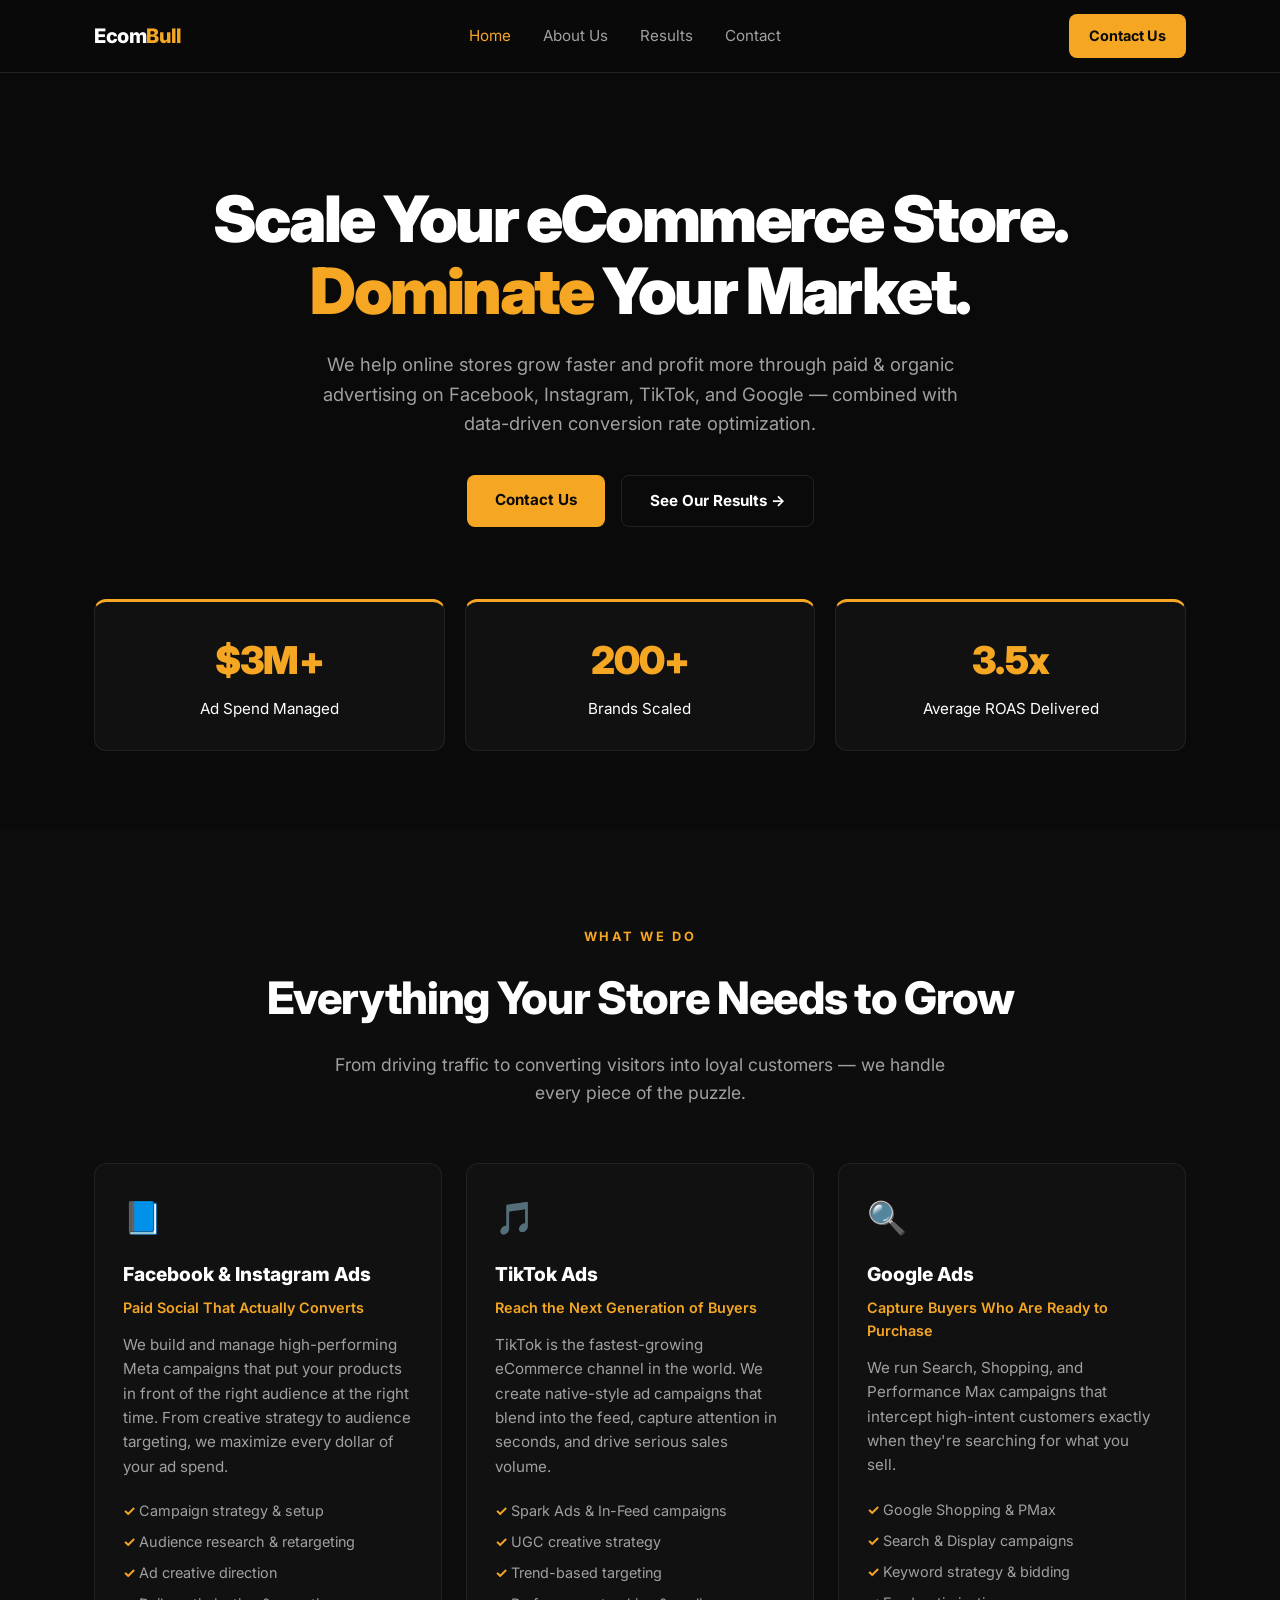
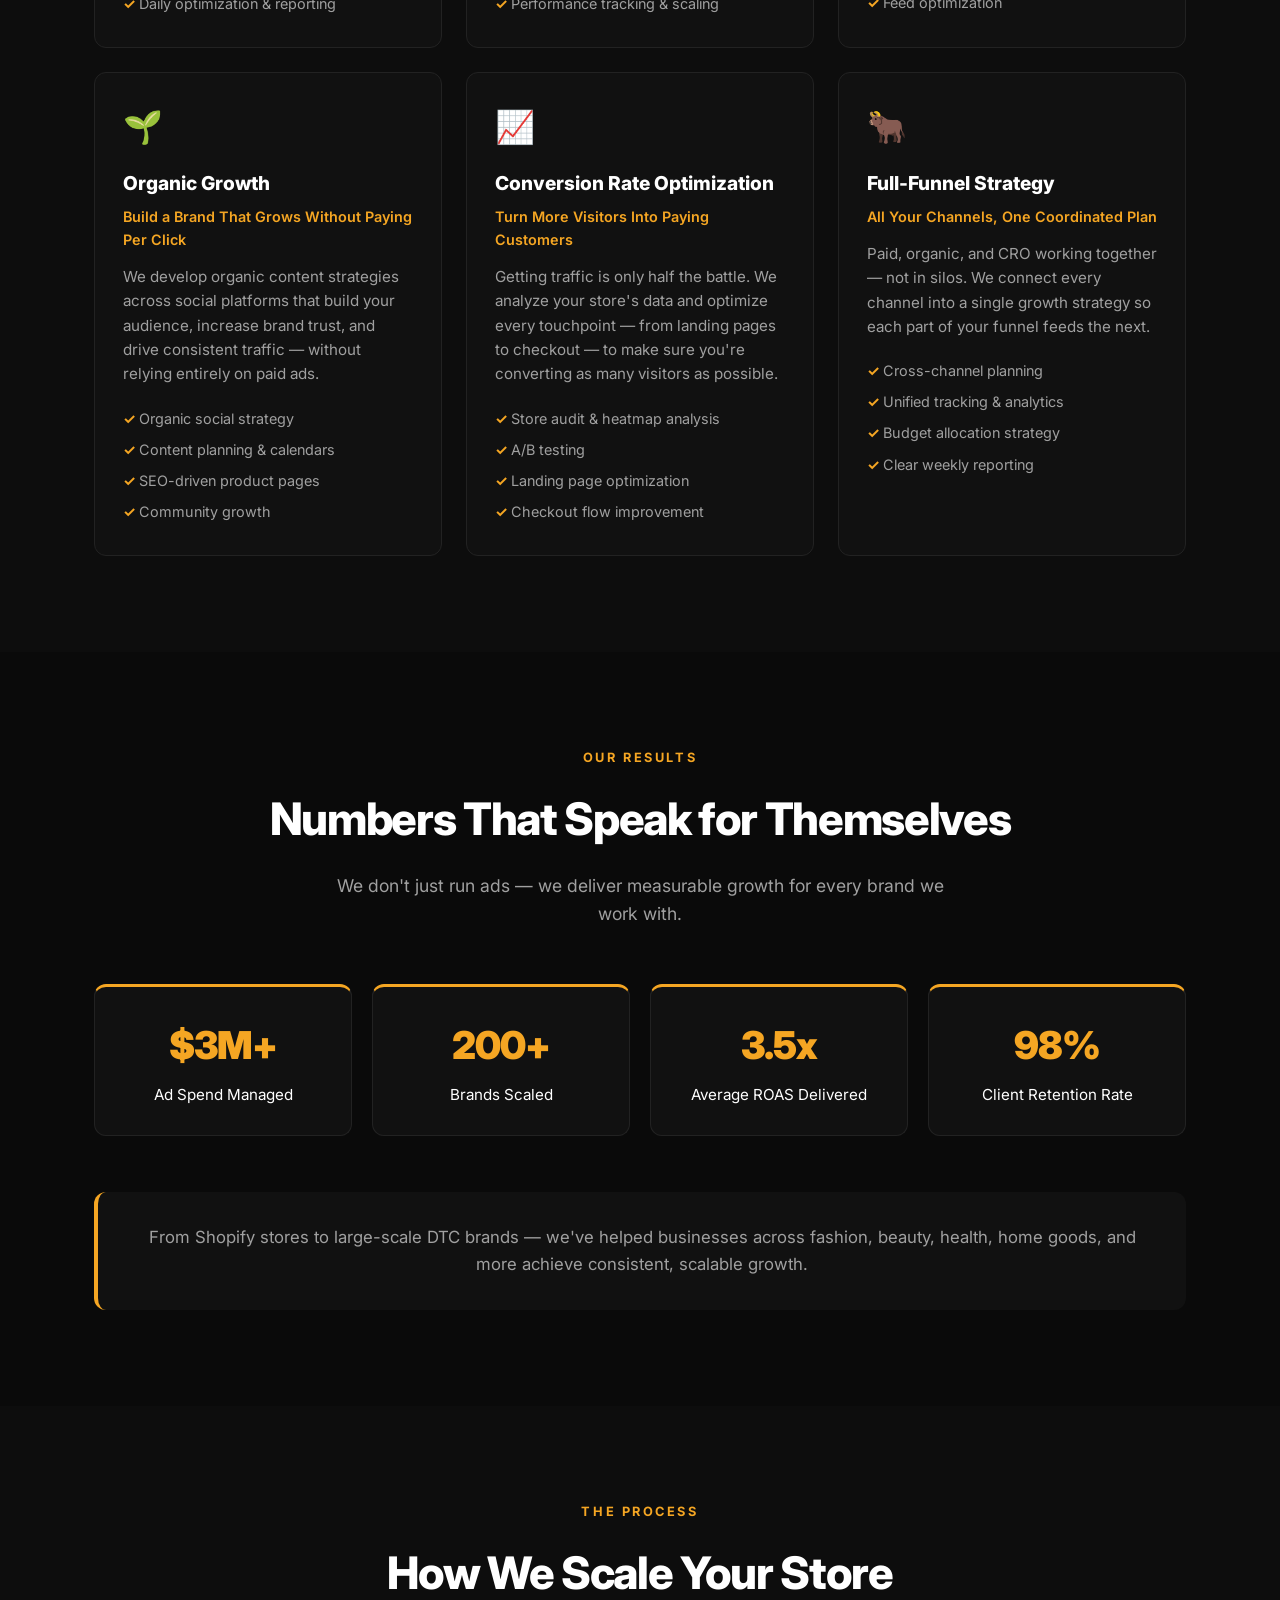
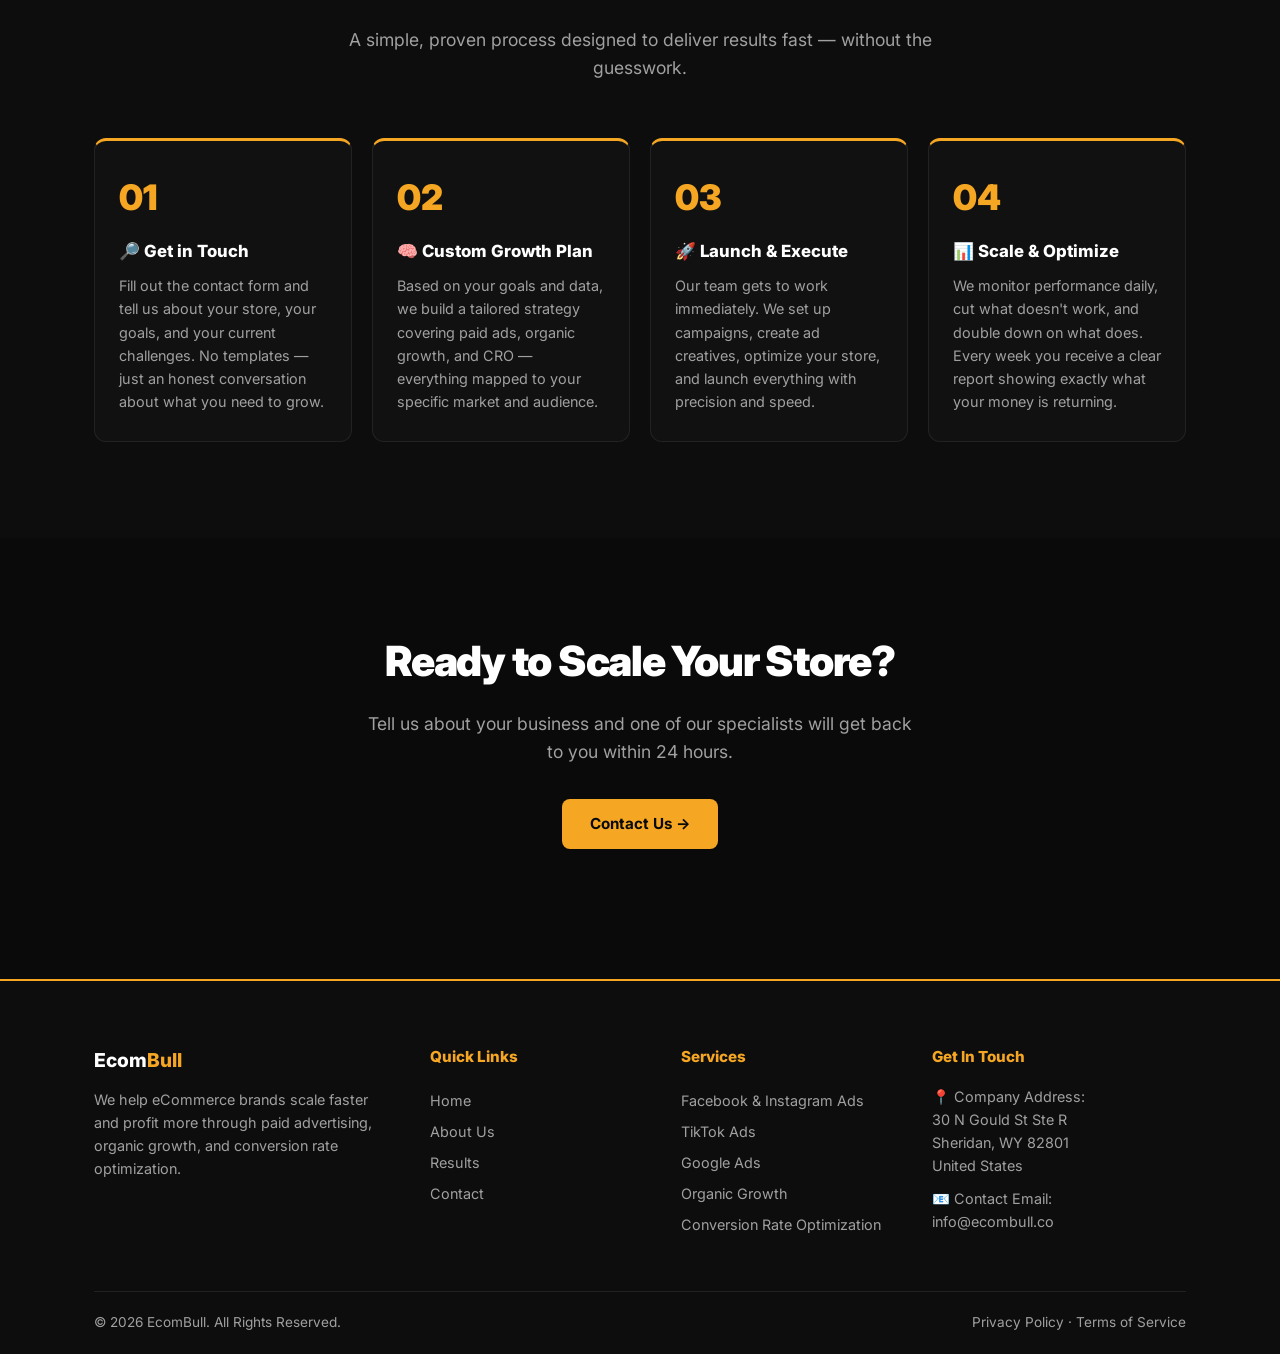
<file: index.html>
<!DOCTYPE html>
<html lang="en">
<head>
  <meta charset="UTF-8">
  <meta name="viewport" content="width=device-width, initial-scale=1.0">
  <title>EcomBull — eCommerce Marketing Agency</title>
  <meta name="description" content="EcomBull helps online stores grow faster and profit more through paid & organic advertising on Facebook, Instagram, TikTok, and Google, plus conversion rate optimization.">
  <link rel="preconnect" href="https://fonts.googleapis.com">
  <link rel="preconnect" href="https://fonts.gstatic.com" crossorigin>
  <link href="https://fonts.googleapis.com/css2?family=Inter:wght@400;600;700;800;900&display=swap" rel="stylesheet">
  <link rel="stylesheet" href="style.css">
</head>
<body>

<!-- ============ NAVIGATION ============ -->
<nav class="nav">
  <div class="container nav-inner">
    <a href="index.html" class="nav-logo">Ecom<span>Bull</span></a>
    <ul class="nav-links" id="navLinks">
      <li><a href="index.html" class="active">Home</a></li>
      <li><a href="about.html">About Us</a></li>
      <li><a href="results.html">Results</a></li>
      <li><a href="contact.html">Contact</a></li>
    </ul>
    <a href="contact.html" class="btn btn-primary nav-cta">Contact Us</a>
    <button class="nav-toggle" id="navToggle" aria-label="Open menu">☰</button>
  </div>
</nav>

<!-- ============ HERO ============ -->
<header class="hero">
  <div class="container">
    <h1>Scale Your eCommerce Store.<br><span class="gold">Dominate</span> Your Market.</h1>
    <p>We help online stores grow faster and profit more through paid &amp; organic advertising on Facebook, Instagram, TikTok, and Google — combined with data-driven conversion rate optimization.</p>
    <div class="hero-buttons">
      <a href="contact.html" class="btn btn-primary">Contact Us</a>
      <a href="results.html" class="btn btn-outline">See Our Results →</a>
    </div>
    <div class="stats three">
      <div class="stat-card">
        <div class="stat-number">$3M+</div>
        <div class="stat-label">Ad Spend Managed</div>
      </div>
      <div class="stat-card">
        <div class="stat-number">200+</div>
        <div class="stat-label">Brands Scaled</div>
      </div>
      <div class="stat-card">
        <div class="stat-number">3.5x</div>
        <div class="stat-label">Average ROAS Delivered</div>
      </div>
    </div>
  </div>
</header>

<!-- ============ SERVICES ============ -->
<section class="section section-alt" id="services">
  <div class="container">
    <span class="label">What We Do</span>
    <h2 class="heading">Everything Your Store Needs to Grow</h2>
    <p class="subheading">From driving traffic to converting visitors into loyal customers — we handle every piece of the puzzle.</p>

    <div class="cards">
      <div class="card">
        <div class="card-icon">📘</div>
        <h3>Facebook &amp; Instagram Ads</h3>
        <div class="card-sub">Paid Social That Actually Converts</div>
        <p>We build and manage high-performing Meta campaigns that put your products in front of the right audience at the right time. From creative strategy to audience targeting, we maximize every dollar of your ad spend.</p>
        <ul>
          <li>Campaign strategy &amp; setup</li>
          <li>Audience research &amp; retargeting</li>
          <li>Ad creative direction</li>
          <li>Daily optimization &amp; reporting</li>
        </ul>
      </div>

      <div class="card">
        <div class="card-icon">🎵</div>
        <h3>TikTok Ads</h3>
        <div class="card-sub">Reach the Next Generation of Buyers</div>
        <p>TikTok is the fastest-growing eCommerce channel in the world. We create native-style ad campaigns that blend into the feed, capture attention in seconds, and drive serious sales volume.</p>
        <ul>
          <li>Spark Ads &amp; In-Feed campaigns</li>
          <li>UGC creative strategy</li>
          <li>Trend-based targeting</li>
          <li>Performance tracking &amp; scaling</li>
        </ul>
      </div>

      <div class="card">
        <div class="card-icon">🔍</div>
        <h3>Google Ads</h3>
        <div class="card-sub">Capture Buyers Who Are Ready to Purchase</div>
        <p>We run Search, Shopping, and Performance Max campaigns that intercept high-intent customers exactly when they're searching for what you sell.</p>
        <ul>
          <li>Google Shopping &amp; PMax</li>
          <li>Search &amp; Display campaigns</li>
          <li>Keyword strategy &amp; bidding</li>
          <li>Feed optimization</li>
        </ul>
      </div>

      <div class="card">
        <div class="card-icon">🌱</div>
        <h3>Organic Growth</h3>
        <div class="card-sub">Build a Brand That Grows Without Paying Per Click</div>
        <p>We develop organic content strategies across social platforms that build your audience, increase brand trust, and drive consistent traffic — without relying entirely on paid ads.</p>
        <ul>
          <li>Organic social strategy</li>
          <li>Content planning &amp; calendars</li>
          <li>SEO-driven product pages</li>
          <li>Community growth</li>
        </ul>
      </div>

      <div class="card">
        <div class="card-icon">📈</div>
        <h3>Conversion Rate Optimization</h3>
        <div class="card-sub">Turn More Visitors Into Paying Customers</div>
        <p>Getting traffic is only half the battle. We analyze your store's data and optimize every touchpoint — from landing pages to checkout — to make sure you're converting as many visitors as possible.</p>
        <ul>
          <li>Store audit &amp; heatmap analysis</li>
          <li>A/B testing</li>
          <li>Landing page optimization</li>
          <li>Checkout flow improvement</li>
        </ul>
      </div>

      <div class="card">
        <div class="card-icon">🐂</div>
        <h3>Full-Funnel Strategy</h3>
        <div class="card-sub">All Your Channels, One Coordinated Plan</div>
        <p>Paid, organic, and CRO working together — not in silos. We connect every channel into a single growth strategy so each part of your funnel feeds the next.</p>
        <ul>
          <li>Cross-channel planning</li>
          <li>Unified tracking &amp; analytics</li>
          <li>Budget allocation strategy</li>
          <li>Clear weekly reporting</li>
        </ul>
      </div>
    </div>
  </div>
</section>

<!-- ============ RESULTS / SOCIAL PROOF ============ -->
<section class="section" id="numbers">
  <div class="container">
    <span class="label">Our Results</span>
    <h2 class="heading">Numbers That Speak for Themselves</h2>
    <p class="subheading">We don't just run ads — we deliver measurable growth for every brand we work with.</p>

    <div class="stats">
      <div class="stat-card">
        <div class="stat-number">$3M+</div>
        <div class="stat-label">Ad Spend Managed</div>
      </div>
      <div class="stat-card">
        <div class="stat-number">200+</div>
        <div class="stat-label">Brands Scaled</div>
      </div>
      <div class="stat-card">
        <div class="stat-number">3.5x</div>
        <div class="stat-label">Average ROAS Delivered</div>
      </div>
      <div class="stat-card">
        <div class="stat-number">98%</div>
        <div class="stat-label">Client Retention Rate</div>
      </div>
    </div>

    <div class="banner">
      From Shopify stores to large-scale DTC brands — we've helped businesses across fashion, beauty, health, home goods, and more achieve consistent, scalable growth.
    </div>
  </div>
</section>

<!-- ============ HOW IT WORKS ============ -->
<section class="section section-alt" id="process">
  <div class="container">
    <span class="label">The Process</span>
    <h2 class="heading">How We Scale Your Store</h2>
    <p class="subheading">A simple, proven process designed to deliver results fast — without the guesswork.</p>

    <div class="steps">
      <div class="step">
        <div class="step-number">01</div>
        <h3>🔎 Get in Touch</h3>
        <p>Fill out the contact form and tell us about your store, your goals, and your current challenges. No templates — just an honest conversation about what you need to grow.</p>
      </div>
      <div class="step">
        <div class="step-number">02</div>
        <h3>🧠 Custom Growth Plan</h3>
        <p>Based on your goals and data, we build a tailored strategy covering paid ads, organic growth, and CRO — everything mapped to your specific market and audience.</p>
      </div>
      <div class="step">
        <div class="step-number">03</div>
        <h3>🚀 Launch &amp; Execute</h3>
        <p>Our team gets to work immediately. We set up campaigns, create ad creatives, optimize your store, and launch everything with precision and speed.</p>
      </div>
      <div class="step">
        <div class="step-number">04</div>
        <h3>📊 Scale &amp; Optimize</h3>
        <p>We monitor performance daily, cut what doesn't work, and double down on what does. Every week you receive a clear report showing exactly what your money is returning.</p>
      </div>
    </div>
  </div>
</section>

<!-- ============ FINAL CTA ============ -->
<section class="cta-section">
  <div class="container">
    <h2>Ready to Scale Your Store?</h2>
    <p>Tell us about your business and one of our specialists will get back to you within 24 hours.</p>
    <a href="contact.html" class="btn btn-primary">Contact Us →</a>
  </div>
</section>

<!-- ============ FOOTER ============ -->
<footer class="footer">
  <div class="container">
    <div class="footer-grid">
      <div>
        <div class="footer-brand">Ecom<span>Bull</span></div>
        <p>We help eCommerce brands scale faster and profit more through paid advertising, organic growth, and conversion rate optimization.</p>
      </div>
      <div>
        <h4>Quick Links</h4>
        <ul>
          <li><a href="index.html">Home</a></li>
          <li><a href="about.html">About Us</a></li>
          <li><a href="results.html">Results</a></li>
          <li><a href="contact.html">Contact</a></li>
        </ul>
      </div>
      <div>
        <h4>Services</h4>
        <ul>
          <li><a href="index.html#services">Facebook &amp; Instagram Ads</a></li>
          <li><a href="index.html#services">TikTok Ads</a></li>
          <li><a href="index.html#services">Google Ads</a></li>
          <li><a href="index.html#services">Organic Growth</a></li>
          <li><a href="index.html#services">Conversion Rate Optimization</a></li>
        </ul>
      </div>
      <div>
        <h4>Get In Touch</h4>
        <p class="contact-line">📍 Company Address:<br>30 N Gould St Ste R<br>Sheridan, WY 82801<br>United States</p>
        <p class="contact-line">📧 Contact Email:<br><a href="mailto:info@ecombull.co">info@ecombull.co</a></p>
      </div>
    </div>
    <div class="footer-bottom">
      <span>© 2026 EcomBull. All Rights Reserved.</span>
      <span>Privacy Policy · Terms of Service</span>
    </div>
  </div>
</footer>

<script>
  document.getElementById('navToggle').addEventListener('click', function () {
    document.getElementById('navLinks').classList.toggle('open');
  });
</script>

</body>
</html>
</file>
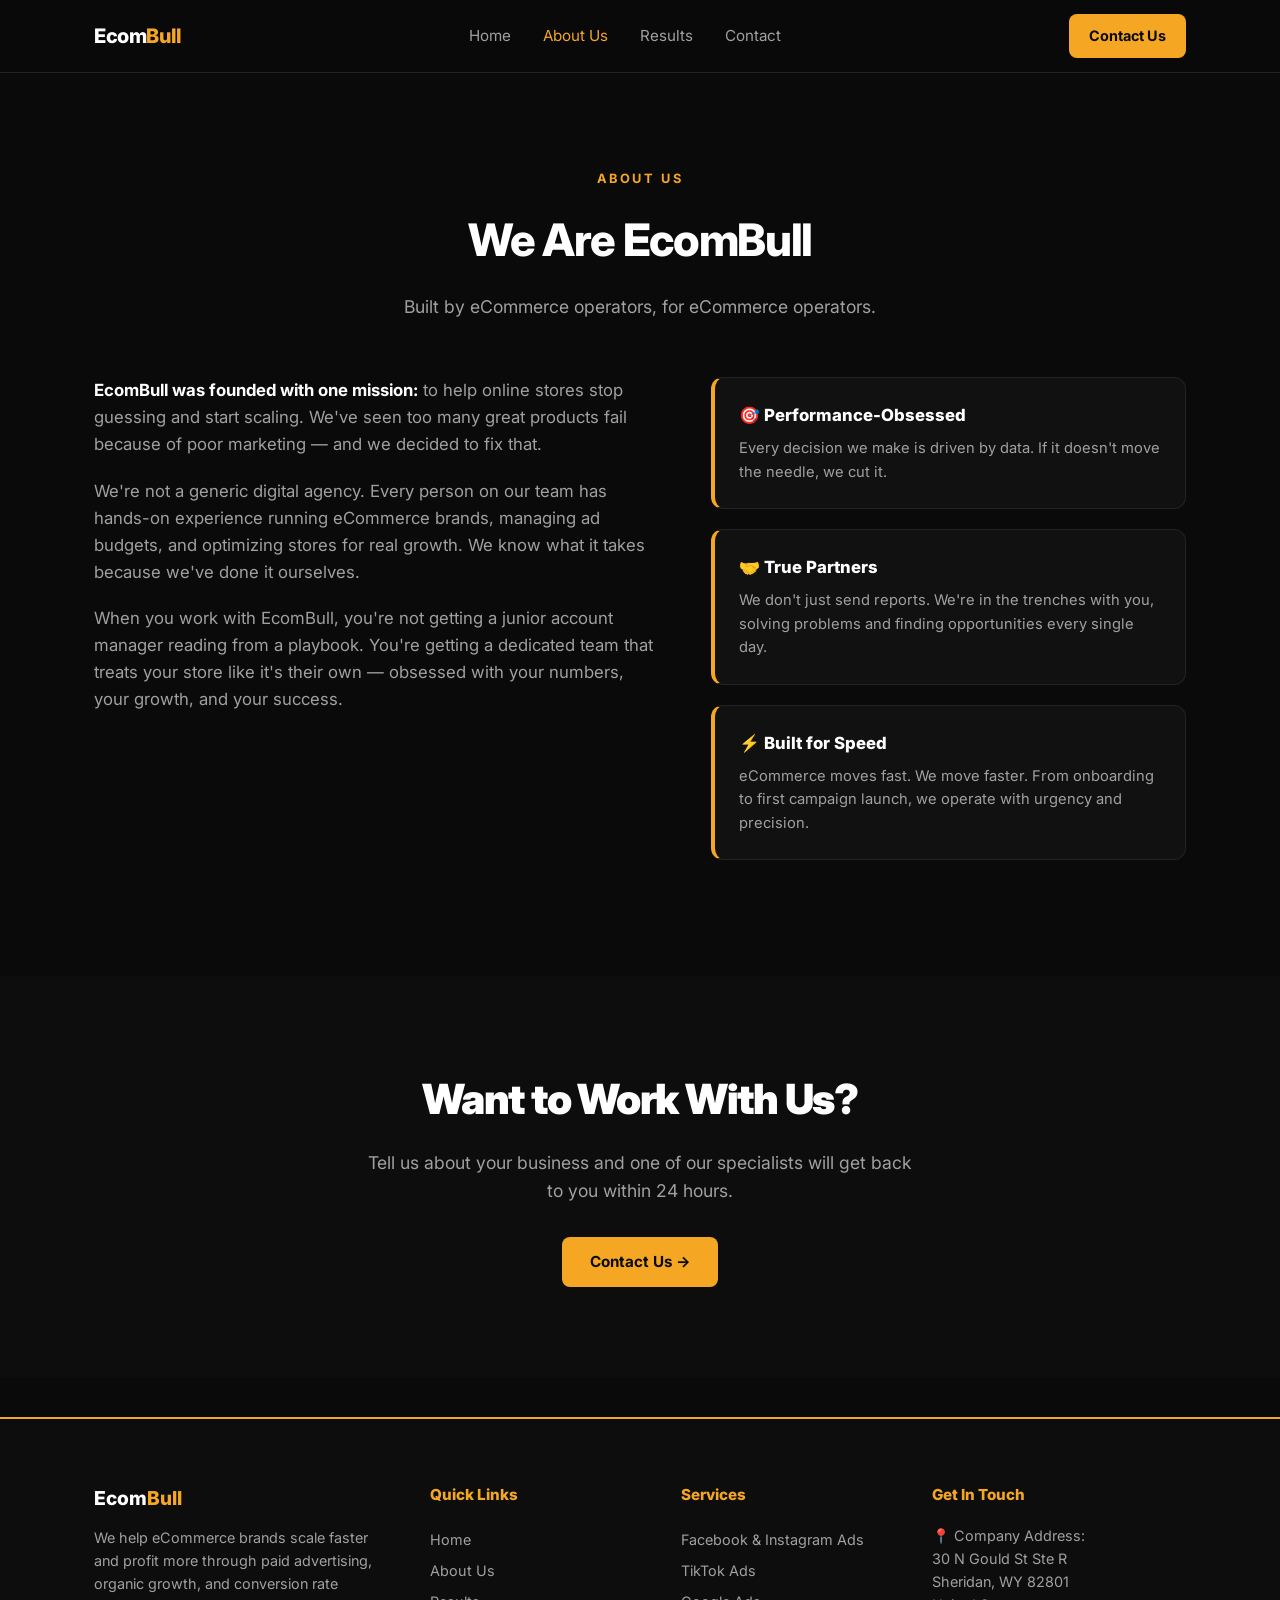
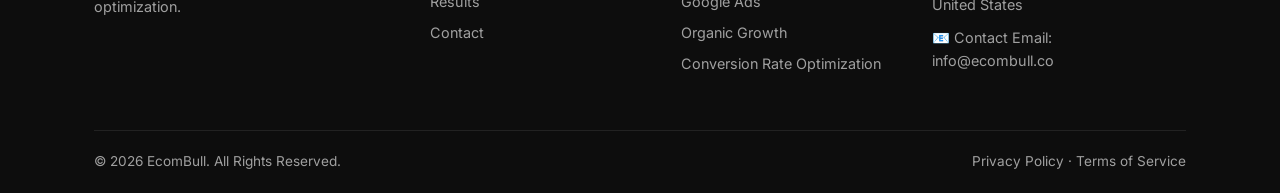
<file: about.html>
<!DOCTYPE html>
<html lang="en">
<head>
  <meta charset="UTF-8">
  <meta name="viewport" content="width=device-width, initial-scale=1.0">
  <title>About Us — EcomBull</title>
  <meta name="description" content="EcomBull was founded with one mission: to help online stores stop guessing and start scaling. Built by eCommerce operators, for eCommerce operators.">
  <link rel="preconnect" href="https://fonts.googleapis.com">
  <link rel="preconnect" href="https://fonts.gstatic.com" crossorigin>
  <link href="https://fonts.googleapis.com/css2?family=Inter:wght@400;600;700;800;900&display=swap" rel="stylesheet">
  <link rel="stylesheet" href="style.css">
</head>
<body>

<!-- ============ NAVIGATION ============ -->
<nav class="nav">
  <div class="container nav-inner">
    <a href="index.html" class="nav-logo">Ecom<span>Bull</span></a>
    <ul class="nav-links" id="navLinks">
      <li><a href="index.html">Home</a></li>
      <li><a href="about.html" class="active">About Us</a></li>
      <li><a href="results.html">Results</a></li>
      <li><a href="contact.html">Contact</a></li>
    </ul>
    <a href="contact.html" class="btn btn-primary nav-cta">Contact Us</a>
    <button class="nav-toggle" id="navToggle" aria-label="Open menu">☰</button>
  </div>
</nav>

<!-- ============ ABOUT ============ -->
<section class="section">
  <div class="container">
    <span class="label">About Us</span>
    <h2 class="heading">We Are EcomBull</h2>
    <p class="subheading">Built by eCommerce operators, for eCommerce operators.</p>

    <div class="about-grid">
      <div class="about-text">
        <p><strong>EcomBull was founded with one mission:</strong> to help online stores stop guessing and start scaling. We've seen too many great products fail because of poor marketing — and we decided to fix that.</p>
        <p>We're not a generic digital agency. Every person on our team has hands-on experience running eCommerce brands, managing ad budgets, and optimizing stores for real growth. We know what it takes because we've done it ourselves.</p>
        <p>When you work with EcomBull, you're not getting a junior account manager reading from a playbook. You're getting a dedicated team that treats your store like it's their own — obsessed with your numbers, your growth, and your success.</p>
      </div>

      <div>
        <div class="value-card">
          <h3>🎯 Performance-Obsessed</h3>
          <p>Every decision we make is driven by data. If it doesn't move the needle, we cut it.</p>
        </div>
        <div class="value-card">
          <h3>🤝 True Partners</h3>
          <p>We don't just send reports. We're in the trenches with you, solving problems and finding opportunities every single day.</p>
        </div>
        <div class="value-card">
          <h3>⚡ Built for Speed</h3>
          <p>eCommerce moves fast. We move faster. From onboarding to first campaign launch, we operate with urgency and precision.</p>
        </div>
      </div>
    </div>
  </div>
</section>

<!-- ============ FINAL CTA ============ -->
<section class="cta-section section-alt">
  <div class="container">
    <h2>Want to Work With Us?</h2>
    <p>Tell us about your business and one of our specialists will get back to you within 24 hours.</p>
    <a href="contact.html" class="btn btn-primary">Contact Us →</a>
  </div>
</section>

<!-- ============ FOOTER ============ -->
<footer class="footer">
  <div class="container">
    <div class="footer-grid">
      <div>
        <div class="footer-brand">Ecom<span>Bull</span></div>
        <p>We help eCommerce brands scale faster and profit more through paid advertising, organic growth, and conversion rate optimization.</p>
      </div>
      <div>
        <h4>Quick Links</h4>
        <ul>
          <li><a href="index.html">Home</a></li>
          <li><a href="about.html">About Us</a></li>
          <li><a href="results.html">Results</a></li>
          <li><a href="contact.html">Contact</a></li>
        </ul>
      </div>
      <div>
        <h4>Services</h4>
        <ul>
          <li><a href="index.html#services">Facebook &amp; Instagram Ads</a></li>
          <li><a href="index.html#services">TikTok Ads</a></li>
          <li><a href="index.html#services">Google Ads</a></li>
          <li><a href="index.html#services">Organic Growth</a></li>
          <li><a href="index.html#services">Conversion Rate Optimization</a></li>
        </ul>
      </div>
      <div>
        <h4>Get In Touch</h4>
        <p class="contact-line">📍 Company Address:<br>30 N Gould St Ste R<br>Sheridan, WY 82801<br>United States</p>
        <p class="contact-line">📧 Contact Email:<br><a href="mailto:info@ecombull.co">info@ecombull.co</a></p>
      </div>
    </div>
    <div class="footer-bottom">
      <span>© 2026 EcomBull. All Rights Reserved.</span>
      <span>Privacy Policy · Terms of Service</span>
    </div>
  </div>
</footer>

<script>
  document.getElementById('navToggle').addEventListener('click', function () {
    document.getElementById('navLinks').classList.toggle('open');
  });
</script>

</body>
</html>
</file>
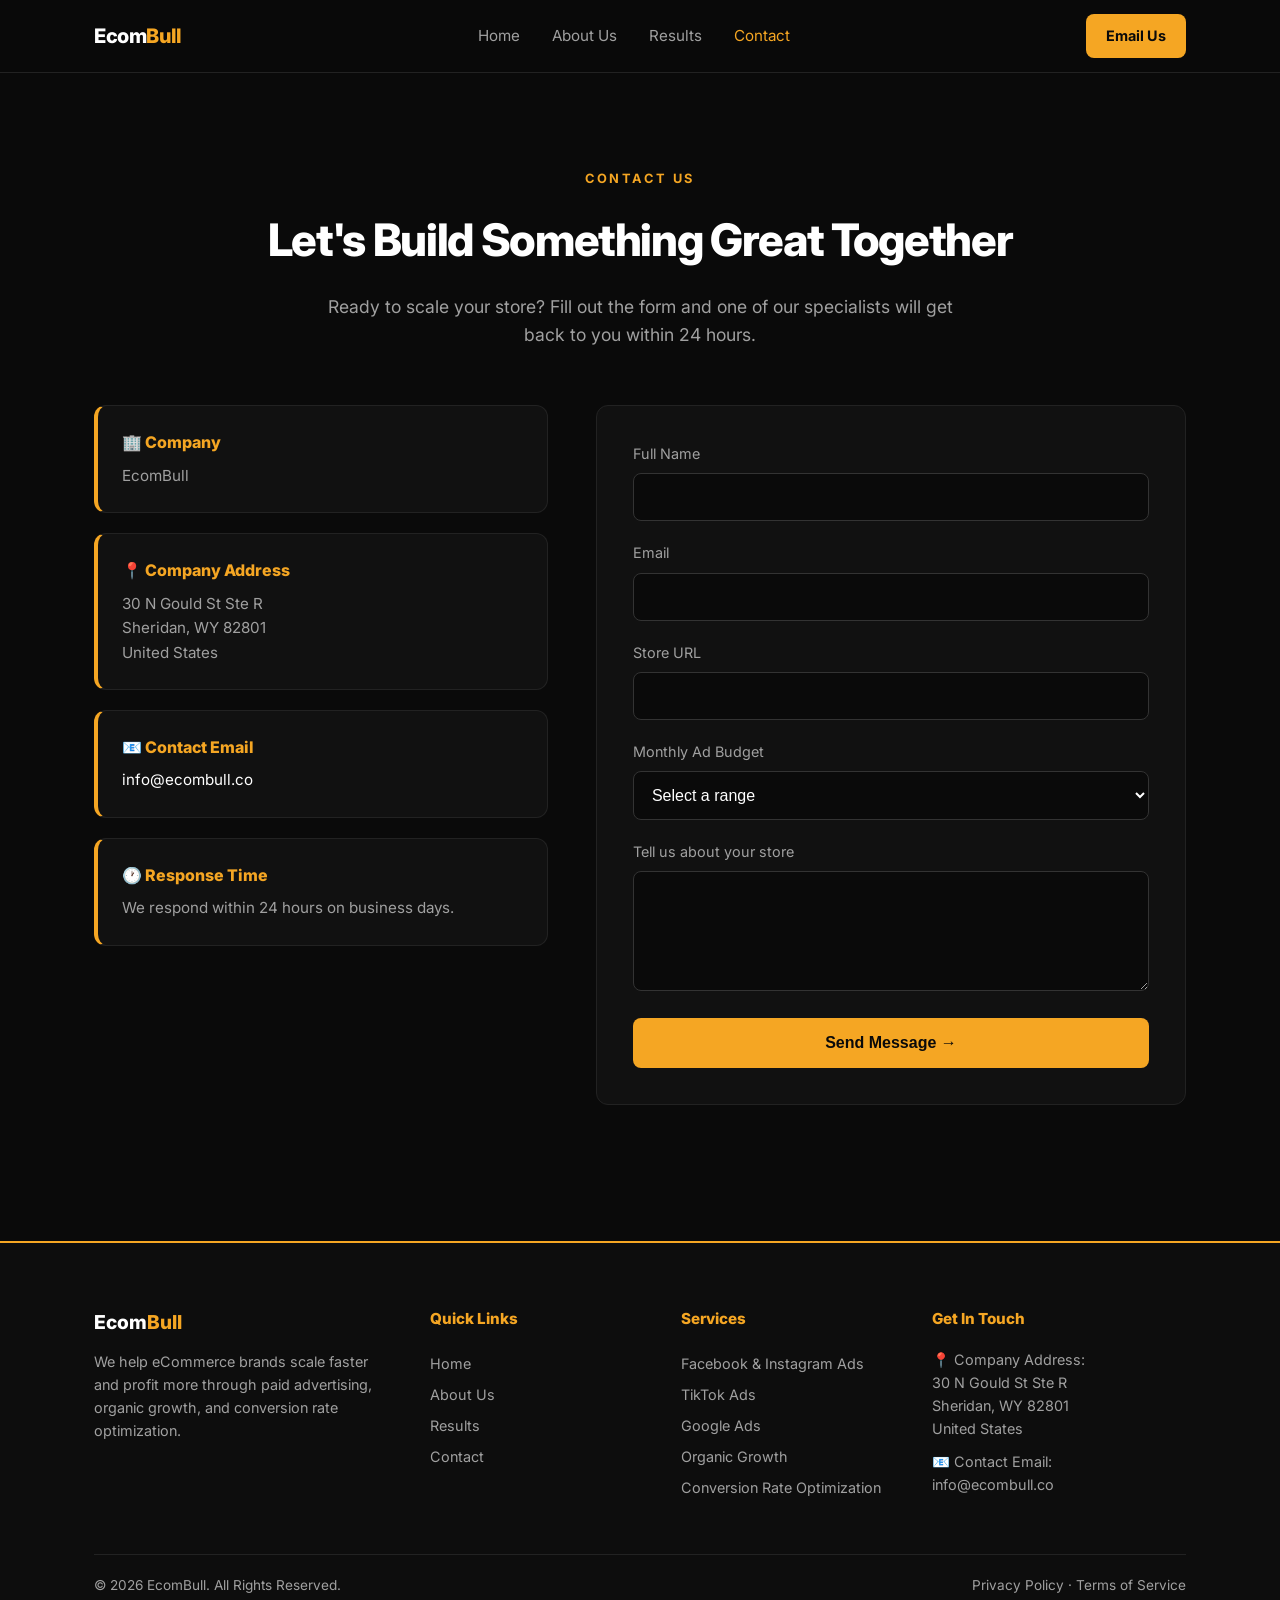
<file: contact.html>
<!DOCTYPE html>
<html lang="en">
<head>
  <meta charset="UTF-8">
  <meta name="viewport" content="width=device-width, initial-scale=1.0">
  <title>Contact — EcomBull</title>
  <meta name="description" content="Contact EcomBull. Tell us about your store and one of our specialists will get back to you within 24 hours.">
  <link rel="preconnect" href="https://fonts.googleapis.com">
  <link rel="preconnect" href="https://fonts.gstatic.com" crossorigin>
  <link href="https://fonts.googleapis.com/css2?family=Inter:wght@400;600;700;800;900&display=swap" rel="stylesheet">
  <link rel="stylesheet" href="style.css">
</head>
<body>

<!-- ============ NAVIGATION ============ -->
<nav class="nav">
  <div class="container nav-inner">
    <a href="index.html" class="nav-logo">Ecom<span>Bull</span></a>
    <ul class="nav-links" id="navLinks">
      <li><a href="index.html">Home</a></li>
      <li><a href="about.html">About Us</a></li>
      <li><a href="results.html">Results</a></li>
      <li><a href="contact.html" class="active">Contact</a></li>
    </ul>
    <a href="mailto:info@ecombull.co" class="btn btn-primary nav-cta">Email Us</a>
    <button class="nav-toggle" id="navToggle" aria-label="Open menu">☰</button>
  </div>
</nav>

<!-- ============ CONTACT ============ -->
<section class="section">
  <div class="container">
    <span class="label">Contact Us</span>
    <h2 class="heading">Let's Build Something Great Together</h2>
    <p class="subheading">Ready to scale your store? Fill out the form and one of our specialists will get back to you within 24 hours.</p>

    <div class="contact-grid">

      <!-- Company info -->
      <div>
        <div class="info-card">
          <h3>🏢 Company</h3>
          <p>EcomBull</p>
        </div>
        <div class="info-card">
          <h3>📍 Company Address</h3>
          <p>30 N Gould St Ste R<br>Sheridan, WY 82801<br>United States</p>
        </div>
        <div class="info-card">
          <h3>📧 Contact Email</h3>
          <p><a href="mailto:info@ecombull.co">info@ecombull.co</a></p>
        </div>
        <div class="info-card">
          <h3>🕐 Response Time</h3>
          <p>We respond within 24 hours on business days.</p>
        </div>
      </div>

      <!-- ⚠️ IMPORTANTE: sostituisci TUO_ID_FORMSPREE qui sotto con il tuo ID
           preso da formspree.io (es. https://formspree.io/f/xyzabcd) -->
      <form action="https://formspree.io/f/TUO_ID_FORMSPREE" method="POST" style="background:#111;border:1px solid #222;border-radius:12px;padding:36px;display:flex;flex-direction:column;gap:20px;">

        <div>
          <label style="color:#a0a0a0;font-size:0.9rem;display:block;margin-bottom:8px;">Full Name</label>
          <input type="text" name="name" required style="width:100%;background:#0a0a0a;border:1px solid #333;border-radius:8px;padding:14px;color:#fff;font-size:1rem;outline:none;">
        </div>

        <div>
          <label style="color:#a0a0a0;font-size:0.9rem;display:block;margin-bottom:8px;">Email</label>
          <input type="email" name="email" required style="width:100%;background:#0a0a0a;border:1px solid #333;border-radius:8px;padding:14px;color:#fff;font-size:1rem;outline:none;">
        </div>

        <div>
          <label style="color:#a0a0a0;font-size:0.9rem;display:block;margin-bottom:8px;">Store URL</label>
          <input type="text" name="store" style="width:100%;background:#0a0a0a;border:1px solid #333;border-radius:8px;padding:14px;color:#fff;font-size:1rem;outline:none;">
        </div>

        <div>
          <label style="color:#a0a0a0;font-size:0.9rem;display:block;margin-bottom:8px;">Monthly Ad Budget</label>
          <select name="budget" style="width:100%;background:#0a0a0a;border:1px solid #333;border-radius:8px;padding:14px;color:#fff;font-size:1rem;outline:none;">
            <option value="">Select a range</option>
            <option>Under $1,000/mo</option>
            <option>$1,000 – $5,000/mo</option>
            <option>$5,000 – $20,000/mo</option>
            <option>$20,000+/mo</option>
          </select>
        </div>

        <div>
          <label style="color:#a0a0a0;font-size:0.9rem;display:block;margin-bottom:8px;">Tell us about your store</label>
          <textarea name="message" rows="5" required style="width:100%;background:#0a0a0a;border:1px solid #333;border-radius:8px;padding:14px;color:#fff;font-size:1rem;outline:none;resize:vertical;"></textarea>
        </div>

        <button type="submit" style="background:#f5a623;color:#0a0a0a;font-weight:800;font-size:1rem;padding:16px;border:none;border-radius:8px;cursor:pointer;">Send Message →</button>
      </form>

    </div>
  </div>
</section>

<!-- ============ FOOTER ============ -->
<footer class="footer">
  <div class="container">
    <div class="footer-grid">
      <div>
        <div class="footer-brand">Ecom<span>Bull</span></div>
        <p>We help eCommerce brands scale faster and profit more through paid advertising, organic growth, and conversion rate optimization.</p>
      </div>
      <div>
        <h4>Quick Links</h4>
        <ul>
          <li><a href="index.html">Home</a></li>
          <li><a href="about.html">About Us</a></li>
          <li><a href="results.html">Results</a></li>
          <li><a href="contact.html">Contact</a></li>
        </ul>
      </div>
      <div>
        <h4>Services</h4>
        <ul>
          <li><a href="index.html#services">Facebook &amp; Instagram Ads</a></li>
          <li><a href="index.html#services">TikTok Ads</a></li>
          <li><a href="index.html#services">Google Ads</a></li>
          <li><a href="index.html#services">Organic Growth</a></li>
          <li><a href="index.html#services">Conversion Rate Optimization</a></li>
        </ul>
      </div>
      <div>
        <h4>Get In Touch</h4>
        <p class="contact-line">📍 Company Address:<br>30 N Gould St Ste R<br>Sheridan, WY 82801<br>United States</p>
        <p class="contact-line">📧 Contact Email:<br><a href="mailto:info@ecombull.co">info@ecombull.co</a></p>
      </div>
    </div>
    <div class="footer-bottom">
      <span>© 2026 EcomBull. All Rights Reserved.</span>
      <span>Privacy Policy · Terms of Service</span>
    </div>
  </div>
</footer>

<script>
  document.getElementById('navToggle').addEventListener('click', function () {
    document.getElementById('navLinks').classList.toggle('open');
  });
</script>

</body>
</html>
</file>
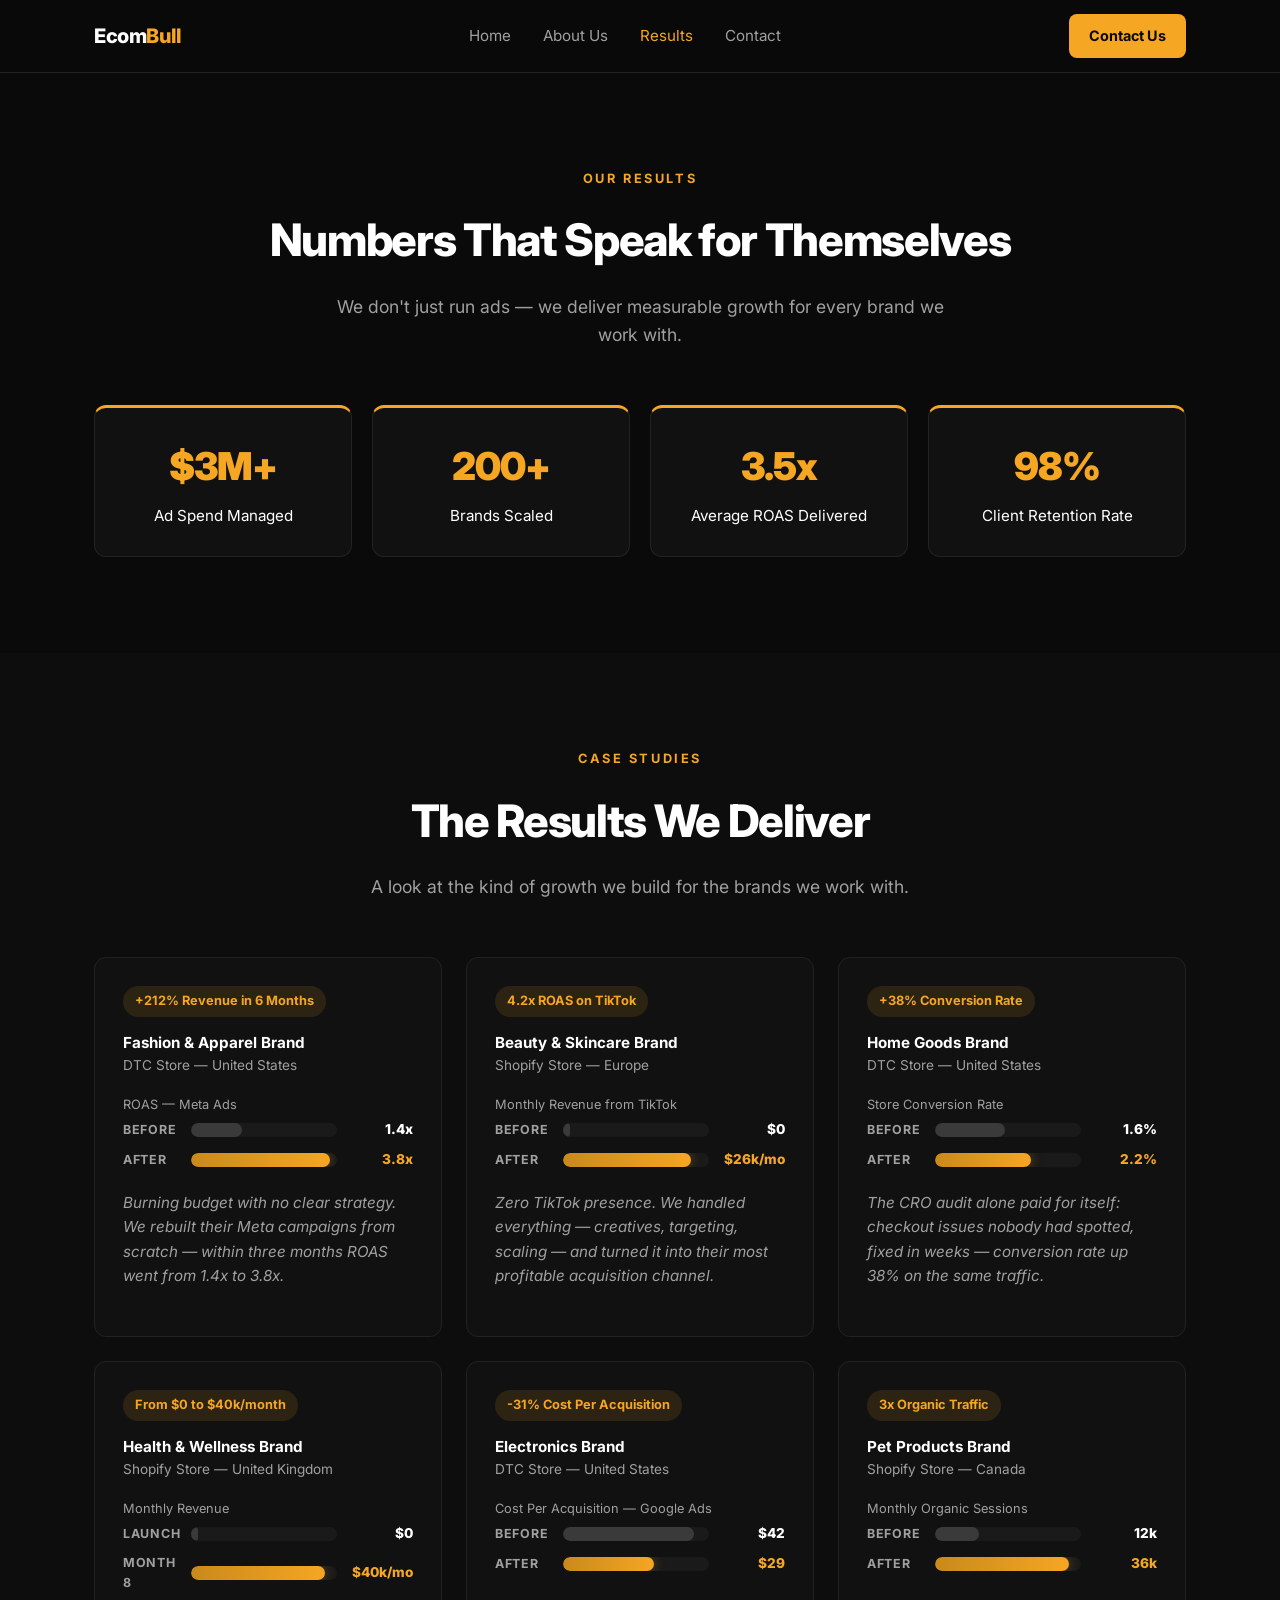
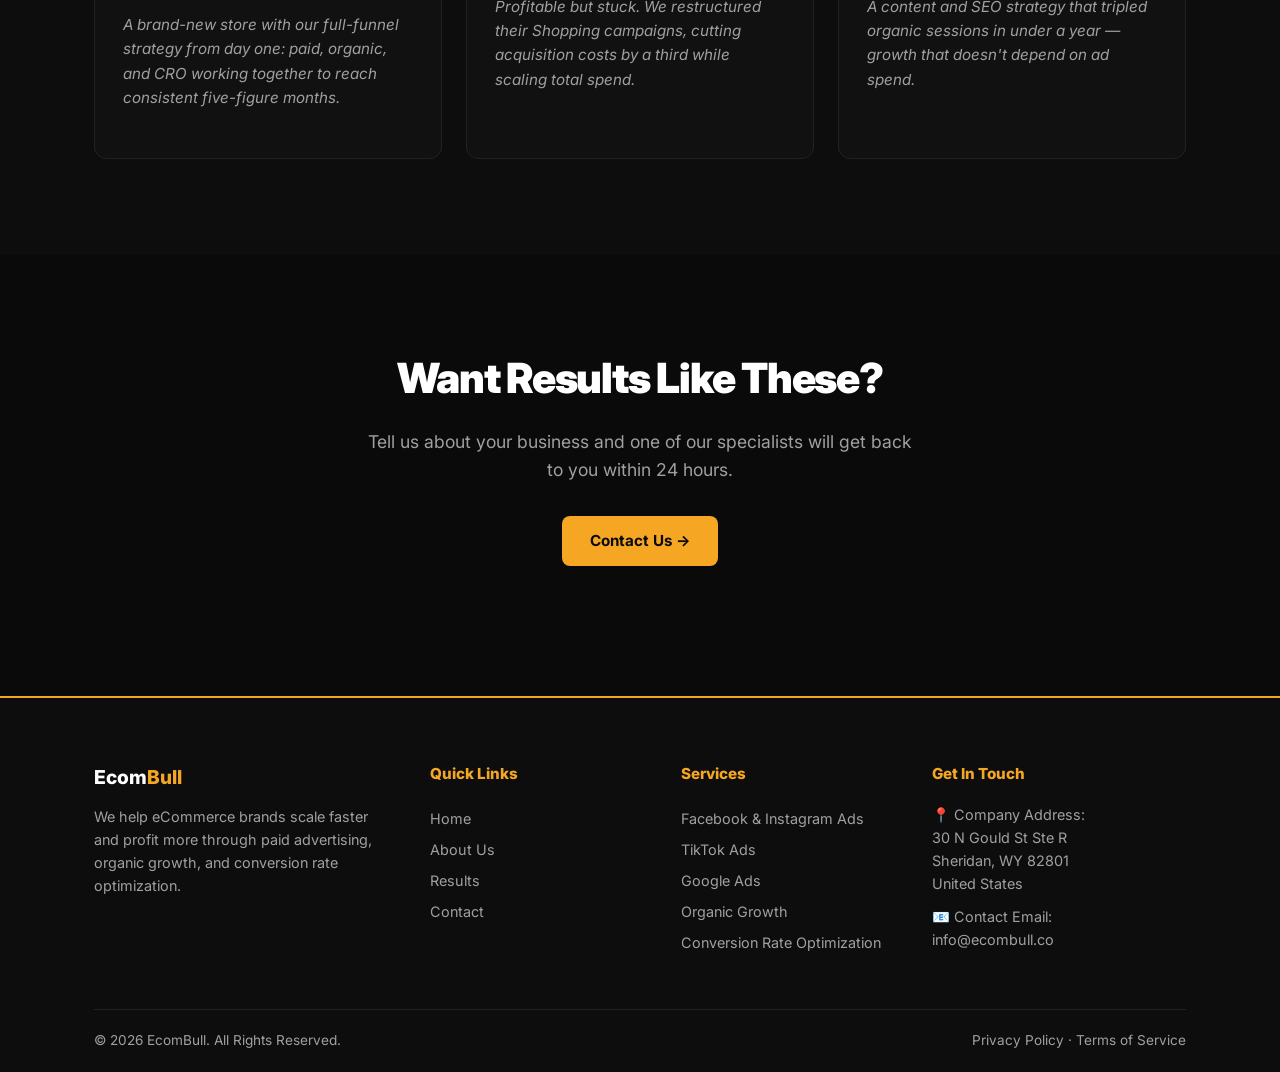
<file: results.html>
<!DOCTYPE html>
<html lang="en">
<head>
  <meta charset="UTF-8">
  <meta name="viewport" content="width=device-width, initial-scale=1.0">
  <title>Results — EcomBull</title>
  <meta name="description" content="See the results EcomBull delivers for eCommerce brands: real growth through paid ads, organic strategy, and conversion rate optimization.">
  <link rel="preconnect" href="https://fonts.googleapis.com">
  <link rel="preconnect" href="https://fonts.gstatic.com" crossorigin>
  <link href="https://fonts.googleapis.com/css2?family=Inter:wght@400;600;700;800;900&display=swap" rel="stylesheet">
  <link rel="stylesheet" href="style.css">
</head>
<body>

<!-- ============ NAVIGATION ============ -->
<nav class="nav">
  <div class="container nav-inner">
    <a href="index.html" class="nav-logo">Ecom<span>Bull</span></a>
    <ul class="nav-links" id="navLinks">
      <li><a href="index.html">Home</a></li>
      <li><a href="about.html">About Us</a></li>
      <li><a href="results.html" class="active">Results</a></li>
      <li><a href="contact.html">Contact</a></li>
    </ul>
    <a href="contact.html" class="btn btn-primary nav-cta">Contact Us</a>
    <button class="nav-toggle" id="navToggle" aria-label="Open menu">☰</button>
  </div>
</nav>

<!-- ============ STATS ============ -->
<section class="section">
  <div class="container">
    <span class="label">Our Results</span>
    <h2 class="heading">Numbers That Speak for Themselves</h2>
    <p class="subheading">We don't just run ads — we deliver measurable growth for every brand we work with.</p>

    <div class="stats">
      <div class="stat-card">
        <div class="stat-number">$3M+</div>
        <div class="stat-label">Ad Spend Managed</div>
      </div>
      <div class="stat-card">
        <div class="stat-number">200+</div>
        <div class="stat-label">Brands Scaled</div>
      </div>
      <div class="stat-card">
        <div class="stat-number">3.5x</div>
        <div class="stat-label">Average ROAS Delivered</div>
      </div>
      <div class="stat-card">
        <div class="stat-number">98%</div>
        <div class="stat-label">Client Retention Rate</div>
      </div>
    </div>
  </div>
</section>

<!-- ============ CASE STUDIES ============ -->
<section class="section section-alt">
  <div class="container">
    <span class="label">Case Studies</span>
    <h2 class="heading">The Results We Deliver</h2>
    <p class="subheading">A look at the kind of growth we build for the brands we work with.</p>

    <div class="testimonials">

      <div class="testimonial case">
        <span class="result-tag">+212% Revenue in 6 Months</span>
        <div class="author">Fashion &amp; Apparel Brand</div>
        <div class="role">DTC Store — United States</div>
        <div class="chart">
          <div>
            <div class="chart-metric">ROAS — Meta Ads</div>
            <div class="chart-row">
              <span class="chart-label">Before</span>
              <div class="chart-track"><div class="chart-fill" style="width:35%"></div></div>
              <span class="chart-value">1.4x</span>
            </div>
            <div class="chart-row" style="margin-top:8px;">
              <span class="chart-label">After</span>
              <div class="chart-track"><div class="chart-fill gold" style="width:95%"></div></div>
              <span class="chart-value gold">3.8x</span>
            </div>
          </div>
        </div>
        <blockquote style="margin-top:14px;">Burning budget with no clear strategy. We rebuilt their Meta campaigns from scratch — within three months ROAS went from 1.4x to 3.8x.</blockquote>
      </div>

      <div class="testimonial case">
        <span class="result-tag">4.2x ROAS on TikTok</span>
        <div class="author">Beauty &amp; Skincare Brand</div>
        <div class="role">Shopify Store — Europe</div>
        <div class="chart">
          <div>
            <div class="chart-metric">Monthly Revenue from TikTok</div>
            <div class="chart-row">
              <span class="chart-label">Before</span>
              <div class="chart-track"><div class="chart-fill" style="width:5%"></div></div>
              <span class="chart-value">$0</span>
            </div>
            <div class="chart-row" style="margin-top:8px;">
              <span class="chart-label">After</span>
              <div class="chart-track"><div class="chart-fill gold" style="width:88%"></div></div>
              <span class="chart-value gold">$26k/mo</span>
            </div>
          </div>
        </div>
        <blockquote style="margin-top:14px;">Zero TikTok presence. We handled everything — creatives, targeting, scaling — and turned it into their most profitable acquisition channel.</blockquote>
      </div>

      <div class="testimonial case">
        <span class="result-tag">+38% Conversion Rate</span>
        <div class="author">Home Goods Brand</div>
        <div class="role">DTC Store — United States</div>
        <div class="chart">
          <div>
            <div class="chart-metric">Store Conversion Rate</div>
            <div class="chart-row">
              <span class="chart-label">Before</span>
              <div class="chart-track"><div class="chart-fill" style="width:48%"></div></div>
              <span class="chart-value">1.6%</span>
            </div>
            <div class="chart-row" style="margin-top:8px;">
              <span class="chart-label">After</span>
              <div class="chart-track"><div class="chart-fill gold" style="width:66%"></div></div>
              <span class="chart-value gold">2.2%</span>
            </div>
          </div>
        </div>
        <blockquote style="margin-top:14px;">The CRO audit alone paid for itself: checkout issues nobody had spotted, fixed in weeks — conversion rate up 38% on the same traffic.</blockquote>
      </div>

      <div class="testimonial case">
        <span class="result-tag">From $0 to $40k/month</span>
        <div class="author">Health &amp; Wellness Brand</div>
        <div class="role">Shopify Store — United Kingdom</div>
        <div class="chart">
          <div>
            <div class="chart-metric">Monthly Revenue</div>
            <div class="chart-row">
              <span class="chart-label">Launch</span>
              <div class="chart-track"><div class="chart-fill" style="width:5%"></div></div>
              <span class="chart-value">$0</span>
            </div>
            <div class="chart-row" style="margin-top:8px;">
              <span class="chart-label">Month 8</span>
              <div class="chart-track"><div class="chart-fill gold" style="width:92%"></div></div>
              <span class="chart-value gold">$40k/mo</span>
            </div>
          </div>
        </div>
        <blockquote style="margin-top:14px;">A brand-new store with our full-funnel strategy from day one: paid, organic, and CRO working together to reach consistent five-figure months.</blockquote>
      </div>

      <div class="testimonial case">
        <span class="result-tag">-31% Cost Per Acquisition</span>
        <div class="author">Electronics Brand</div>
        <div class="role">DTC Store — United States</div>
        <div class="chart">
          <div>
            <div class="chart-metric">Cost Per Acquisition — Google Ads</div>
            <div class="chart-row">
              <span class="chart-label">Before</span>
              <div class="chart-track"><div class="chart-fill" style="width:90%"></div></div>
              <span class="chart-value">$42</span>
            </div>
            <div class="chart-row" style="margin-top:8px;">
              <span class="chart-label">After</span>
              <div class="chart-track"><div class="chart-fill gold" style="width:62%"></div></div>
              <span class="chart-value gold">$29</span>
            </div>
          </div>
        </div>
        <blockquote style="margin-top:14px;">Profitable but stuck. We restructured their Shopping campaigns, cutting acquisition costs by a third while scaling total spend.</blockquote>
      </div>

      <div class="testimonial case">
        <span class="result-tag">3x Organic Traffic</span>
        <div class="author">Pet Products Brand</div>
        <div class="role">Shopify Store — Canada</div>
        <div class="chart">
          <div>
            <div class="chart-metric">Monthly Organic Sessions</div>
            <div class="chart-row">
              <span class="chart-label">Before</span>
              <div class="chart-track"><div class="chart-fill" style="width:30%"></div></div>
              <span class="chart-value">12k</span>
            </div>
            <div class="chart-row" style="margin-top:8px;">
              <span class="chart-label">After</span>
              <div class="chart-track"><div class="chart-fill gold" style="width:92%"></div></div>
              <span class="chart-value gold">36k</span>
            </div>
          </div>
        </div>
        <blockquote style="margin-top:14px;">A content and SEO strategy that tripled organic sessions in under a year — growth that doesn't depend on ad spend.</blockquote>
      </div>

    </div>
  </div>
</section>

<!-- ============ FINAL CTA ============ -->
<section class="cta-section">
  <div class="container">
    <h2>Want Results Like These?</h2>
    <p>Tell us about your business and one of our specialists will get back to you within 24 hours.</p>
    <a href="contact.html" class="btn btn-primary">Contact Us →</a>
  </div>
</section>

<!-- ============ FOOTER ============ -->
<footer class="footer">
  <div class="container">
    <div class="footer-grid">
      <div>
        <div class="footer-brand">Ecom<span>Bull</span></div>
        <p>We help eCommerce brands scale faster and profit more through paid advertising, organic growth, and conversion rate optimization.</p>
      </div>
      <div>
        <h4>Quick Links</h4>
        <ul>
          <li><a href="index.html">Home</a></li>
          <li><a href="about.html">About Us</a></li>
          <li><a href="results.html">Results</a></li>
          <li><a href="contact.html">Contact</a></li>
        </ul>
      </div>
      <div>
        <h4>Services</h4>
        <ul>
          <li><a href="index.html#services">Facebook &amp; Instagram Ads</a></li>
          <li><a href="index.html#services">TikTok Ads</a></li>
          <li><a href="index.html#services">Google Ads</a></li>
          <li><a href="index.html#services">Organic Growth</a></li>
          <li><a href="index.html#services">Conversion Rate Optimization</a></li>
        </ul>
      </div>
      <div>
        <h4>Get In Touch</h4>
        <p class="contact-line">📍 Company Address:<br>30 N Gould St Ste R<br>Sheridan, WY 82801<br>United States</p>
        <p class="contact-line">📧 Contact Email:<br><a href="mailto:info@ecombull.co">info@ecombull.co</a></p>
      </div>
    </div>
    <div class="footer-bottom">
      <span>© 2026 EcomBull. All Rights Reserved.</span>
      <span>Privacy Policy · Terms of Service</span>
    </div>
  </div>
</footer>

<script>
  document.getElementById('navToggle').addEventListener('click', function () {
    document.getElementById('navLinks').classList.toggle('open');
  });
</script>

</body>
</html>
</file>
<file: style.css>
/* ============ EcomBull LLC — Global Styles ============ */
:root {
  --bg: #0a0a0a;
  --card: #111111;
  --border: #222222;
  --accent: #f5a623;
  --text: #ffffff;
  --muted: #a0a0a0;
}

* { margin: 0; padding: 0; box-sizing: border-box; }

html { scroll-behavior: smooth; }

body {
  background: var(--bg);
  color: var(--text);
  font-family: 'Inter', -apple-system, BlinkMacSystemFont, sans-serif;
  line-height: 1.6;
}

a { color: inherit; text-decoration: none; }

.container { max-width: 1140px; margin: 0 auto; padding: 0 24px; }

/* ============ Navigation ============ */
.nav {
  position: sticky;
  top: 0;
  z-index: 100;
  background: rgba(10, 10, 10, 0.92);
  backdrop-filter: blur(10px);
  border-bottom: 1px solid var(--border);
}

.nav-inner {
  display: flex;
  align-items: center;
  justify-content: space-between;
  height: 72px;
}

.nav-logo { font-weight: 800; font-size: 1.25rem; letter-spacing: -0.02em; }
.nav-logo span { color: var(--accent); }

.nav-links { display: flex; gap: 32px; list-style: none; }
.nav-links a { color: var(--muted); font-size: 0.95rem; transition: color 0.2s; }
.nav-links a:hover, .nav-links a.active { color: var(--accent); }

.btn {
  display: inline-block;
  padding: 13px 28px;
  border-radius: 8px;
  font-weight: 700;
  font-size: 0.95rem;
  transition: all 0.25s;
  cursor: pointer;
  border: none;
}

.btn-primary { background: var(--accent); color: #0a0a0a; }
.btn-primary:hover { box-shadow: 0 0 24px rgba(245, 166, 35, 0.45); transform: translateY(-2px); }

.btn-outline { background: transparent; color: var(--text); border: 1.5px solid var(--border); }
.btn-outline:hover { border-color: var(--accent); color: var(--accent); }

.nav-cta { padding: 10px 20px; font-size: 0.9rem; }

.nav-toggle { display: none; background: none; border: none; color: var(--text); font-size: 1.6rem; cursor: pointer; }

/* ============ Sections ============ */
.section { padding: 96px 0; }
.section-alt { background: #0d0d0d; }

.label {
  display: block;
  text-align: center;
  color: var(--accent);
  font-size: 0.8rem;
  font-weight: 700;
  letter-spacing: 0.2em;
  text-transform: uppercase;
  margin-bottom: 16px;
}

.heading {
  text-align: center;
  font-size: clamp(1.8rem, 4vw, 2.8rem);
  font-weight: 800;
  letter-spacing: -0.03em;
  margin-bottom: 16px;
}

.subheading {
  text-align: center;
  color: var(--muted);
  font-size: 1.1rem;
  max-width: 640px;
  margin: 0 auto 56px;
}

/* ============ Hero ============ */
.hero { padding: 110px 0 80px; text-align: center; }

.hero h1 {
  font-size: clamp(2.3rem, 6vw, 4rem);
  font-weight: 900;
  letter-spacing: -0.04em;
  line-height: 1.12;
  margin-bottom: 24px;
}

.hero h1 .gold { color: var(--accent); }

.hero p {
  color: var(--muted);
  font-size: 1.15rem;
  max-width: 660px;
  margin: 0 auto 36px;
}

.hero-buttons { display: flex; gap: 16px; justify-content: center; flex-wrap: wrap; margin-bottom: 72px; }

/* ============ Stats ============ */
.stats { display: grid; grid-template-columns: repeat(4, 1fr); gap: 20px; }
.stats.three { grid-template-columns: repeat(3, 1fr); }

.stat-card {
  background: var(--card);
  border: 1px solid var(--border);
  border-top: 3px solid var(--accent);
  border-radius: 12px;
  padding: 28px 20px;
  text-align: center;
  transition: all 0.25s;
}

.stat-card:hover { box-shadow: 0 0 28px rgba(245, 166, 35, 0.18); }

.stat-number { font-size: 2.4rem; font-weight: 900; color: var(--accent); letter-spacing: -0.02em; }
.stat-label { color: var(--text); font-size: 0.95rem; margin-top: 6px; }

/* ============ Cards grid ============ */
.cards { display: grid; grid-template-columns: repeat(3, 1fr); gap: 24px; }

.card {
  background: var(--card);
  border: 1px solid var(--border);
  border-radius: 12px;
  padding: 28px;
  transition: all 0.25s;
}

.card:hover { border-color: var(--accent); box-shadow: 0 0 28px rgba(245, 166, 35, 0.15); }

.card-icon { font-size: 2rem; margin-bottom: 16px; }
.card h3 { font-size: 1.2rem; font-weight: 800; margin-bottom: 6px; }
.card .card-sub { color: var(--accent); font-size: 0.9rem; font-weight: 600; margin-bottom: 14px; }
.card p { color: var(--muted); font-size: 0.95rem; margin-bottom: 16px; }

.card ul { list-style: none; }
.card ul li { color: var(--muted); font-size: 0.9rem; padding: 4px 0; }
.card ul li::before { content: "✓ "; color: var(--accent); font-weight: 700; }

/* ============ Process steps ============ */
.steps { display: grid; grid-template-columns: repeat(4, 1fr); gap: 20px; }

.step {
  background: var(--card);
  border: 1px solid var(--border);
  border-top: 3px solid var(--accent);
  border-radius: 12px;
  padding: 28px 24px;
  transition: all 0.25s;
}

.step:hover { box-shadow: 0 0 28px rgba(245, 166, 35, 0.18); }

.step-number { font-size: 2.2rem; font-weight: 900; color: var(--accent); margin-bottom: 12px; }
.step h3 { font-size: 1.05rem; font-weight: 800; margin-bottom: 10px; }
.step p { color: var(--muted); font-size: 0.9rem; }

/* ============ Banner ============ */
.banner {
  background: var(--card);
  border-left: 4px solid var(--accent);
  border-radius: 12px;
  padding: 32px 36px;
  text-align: center;
  color: var(--muted);
  font-size: 1.05rem;
  margin-top: 56px;
}

/* ============ CTA section ============ */
.cta-section { text-align: center; padding: 90px 0; }
.cta-section h2 { font-size: clamp(1.8rem, 4vw, 2.6rem); font-weight: 900; letter-spacing: -0.03em; margin-bottom: 16px; }
.cta-section p { color: var(--muted); max-width: 560px; margin: 0 auto 32px; font-size: 1.1rem; }

/* ============ About ============ */
.about-grid { display: grid; grid-template-columns: 1.2fr 1fr; gap: 48px; align-items: start; }

.about-text p { color: var(--muted); font-size: 1.05rem; margin-bottom: 20px; }
.about-text p strong { color: var(--text); }

.value-card {
  background: var(--card);
  border: 1px solid var(--border);
  border-left: 4px solid var(--accent);
  border-radius: 12px;
  padding: 24px;
  margin-bottom: 20px;
}

.value-card h3 { font-size: 1.05rem; font-weight: 800; margin-bottom: 8px; }
.value-card p { color: var(--muted); font-size: 0.92rem; }

/* ============ Testimonials ============ */
.testimonials { display: grid; grid-template-columns: repeat(3, 1fr); gap: 24px; }

.testimonial {
  background: var(--card);
  border: 1px solid var(--border);
  border-radius: 12px;
  padding: 28px;
  display: flex;
  flex-direction: column;
  transition: all 0.25s;
}

.testimonial:hover { border-color: var(--accent); box-shadow: 0 0 28px rgba(245, 166, 35, 0.15); }

.testimonial .stars { color: var(--accent); font-size: 1.05rem; letter-spacing: 2px; margin-bottom: 14px; }
.testimonial blockquote { color: var(--muted); font-size: 0.95rem; flex: 1; margin-bottom: 20px; font-style: italic; }
.testimonial .author { font-weight: 700; font-size: 0.95rem; }
.testimonial .role { color: var(--muted); font-size: 0.85rem; }

.result-tag {
  display: inline-block;
  background: rgba(245, 166, 35, 0.12);
  color: var(--accent);
  font-size: 0.8rem;
  font-weight: 700;
  padding: 5px 12px;
  border-radius: 999px;
  margin-bottom: 14px;
  align-self: flex-start;
}

/* ============ Contact ============ */
.contact-grid { display: grid; grid-template-columns: 1fr 1.3fr; gap: 48px; align-items: start; }

.info-card {
  background: var(--card);
  border: 1px solid var(--border);
  border-left: 4px solid var(--accent);
  border-radius: 12px;
  padding: 24px;
  margin-bottom: 20px;
}

.info-card h3 { font-size: 1rem; font-weight: 800; margin-bottom: 8px; color: var(--accent); }
.info-card p { color: var(--muted); font-size: 0.95rem; }
.info-card a { color: var(--text); transition: color 0.2s; }
.info-card a:hover { color: var(--accent); }

.form-placeholder {
  background: var(--card);
  border: 1px dashed var(--border);
  border-radius: 12px;
  padding: 48px 32px;
  text-align: center;
  color: var(--muted);
}

/* ============ Footer ============ */
.footer {
  border-top: 2px solid var(--accent);
  background: #0d0d0d;
  padding: 64px 0 0;
  margin-top: 40px;
}

.footer-grid { display: grid; grid-template-columns: 1.4fr 1fr 1fr 1.2fr; gap: 40px; padding-bottom: 48px; }

.footer h4 { color: var(--accent); font-size: 0.95rem; font-weight: 800; margin-bottom: 16px; }
.footer-brand { font-weight: 800; font-size: 1.2rem; margin-bottom: 12px; }
.footer-brand span { color: var(--accent); }
.footer p, .footer li { color: var(--muted); font-size: 0.9rem; }
.footer ul { list-style: none; }
.footer ul li { padding: 4px 0; }
.footer ul li a:hover { color: var(--accent); }
.footer .contact-line { margin-bottom: 10px; }
.footer .contact-line a { color: var(--muted); }
.footer .contact-line a:hover { color: var(--accent); }

.footer-bottom {
  border-top: 1px solid var(--border);
  padding: 20px 0;
  display: flex;
  justify-content: space-between;
  flex-wrap: wrap;
  gap: 10px;
  color: var(--muted);
  font-size: 0.85rem;
}

/* ============ Responsive ============ */
@media (max-width: 900px) {
  .stats, .steps { grid-template-columns: repeat(2, 1fr); }
  .cards, .testimonials { grid-template-columns: 1fr 1fr; }
  .about-grid, .contact-grid { grid-template-columns: 1fr; }
  .footer-grid { grid-template-columns: 1fr 1fr; }
}

@media (max-width: 640px) {
  .nav-links { 
    display: none;
    position: absolute;
    top: 72px;
    left: 0;
    right: 0;
    background: #0d0d0d;
    border-bottom: 1px solid var(--border);
    flex-direction: column;
    gap: 0;
    padding: 12px 24px;
  }
  .nav-links.open { display: flex; }
  .nav-links li { padding: 10px 0; }
  .nav-toggle { display: block; }
  .nav-cta { display: none; }
  .stats, .stats.three, .steps, .cards, .testimonials, .footer-grid { grid-template-columns: 1fr; }
  .section { padding: 64px 0; }
  .hero { padding: 72px 0 56px; }
}

/* ============ Case study charts ============ */
.case { display: flex; flex-direction: column; }

.chart {
  margin: 18px 0 6px;
  display: flex;
  flex-direction: column;
  gap: 12px;
}

.chart-row { display: flex; align-items: center; gap: 12px; }

.chart-label {
  width: 56px;
  flex-shrink: 0;
  color: var(--muted);
  font-size: 0.78rem;
  font-weight: 700;
  text-transform: uppercase;
  letter-spacing: 0.06em;
}

.chart-track {
  flex: 1;
  background: #1a1a1a;
  border-radius: 999px;
  height: 14px;
  overflow: hidden;
}

.chart-fill {
  height: 100%;
  border-radius: 999px;
  background: #3a3a3a;
}

.chart-fill.gold {
  background: linear-gradient(90deg, #c98a1b, var(--accent));
  box-shadow: 0 0 12px rgba(245, 166, 35, 0.35);
}

.chart-value {
  width: 64px;
  flex-shrink: 0;
  text-align: right;
  font-size: 0.85rem;
  font-weight: 800;
  color: var(--text);
}

.chart-value.gold { color: var(--accent); }

.chart-metric {
  color: var(--muted);
  font-size: 0.8rem;
  margin-bottom: 4px;
}
</file>
